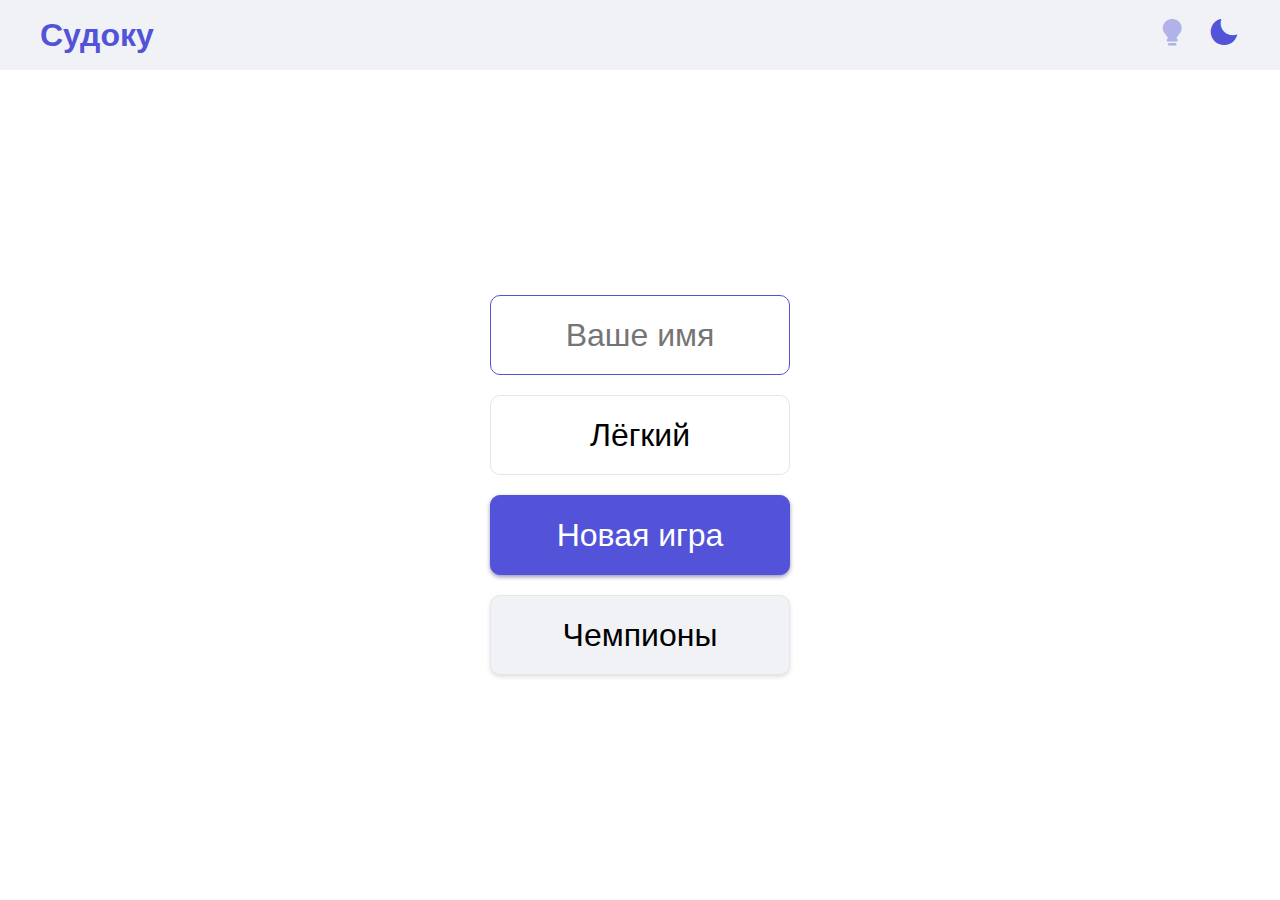
<file: Sudoku/index.html>
<!DOCTYPE html>
<html lang="ru">
<head>
	<meta charset="UTF-8">
	<meta name="viewport" content="width=device-width, initial-scale=1.0">
	<!-- Mobile status bar color -->
	<meta name="theme-color" content="#fff" charset="utf-8">
	<title>Sudoku</title>
	<link rel="shortcut icon" href="images/favicon.png" type="image/x-icon">
	<link rel="stylesheet" href="https://unpkg.com/boxicons@2.0.9/css/boxicons.min.css">
	<link rel="stylesheet" href="app.css">
</head>
<body>
	<!-- top nav -->
	<nav>
		<div class="nav-container">
			<a href="#" class="nav-logo">Судоку</a>
			<div class="config-panel">
				<div class="hint-toggle" id="hint-toggle" title="Подсказки включены">
					<i class='bx bxs-bulb'></i>
				</div>
				<div class="dark-mode-toggle" id="dark-mode-toggle">
					<i class="bx bxs-sun" title="Светлый режим"></i>
					<i class="bx bxs-moon"title="Тёмный режим"></i>
				</div>
			</div>
		</div>
	</nav>
	<!-- end top nav -->

	<!-- main -->
	<div class="main">
		<div class="screen">
			<!-- start screen -->
			<div class="start-screen active" id="start-screen">
				<input type="text" placeholder="Ваше имя" maxlength="15" class="input-name" id="input-name">
				<div class="btn" id="btn-level">Лёгкий</div>
				<div class="btn" id="btn-continue">Продолжить</div>
				<div class="btn btn-blue" id="btn-play">Новая игра</div>
				<div class="btn" id="btn-champions">Чемпионы</div>
			</div>
			<!-- start screen -->

			<!-- game screen -->
			<div class="main-game" id="game-screen">
				<div class="main-sudoku-grid">
					<!-- 81 cells -->
					<div class="main-grid-cell"></div>
					<div class="main-grid-cell"></div>
					<div class="main-grid-cell"></div>
					<div class="main-grid-cell"></div>
					<div class="main-grid-cell"></div>
					<div class="main-grid-cell"></div>
					<div class="main-grid-cell"></div>
					<div class="main-grid-cell"></div>
					<div class="main-grid-cell"></div>
					<div class="main-grid-cell"></div>
					<div class="main-grid-cell"></div>
					<div class="main-grid-cell"></div>
					<div class="main-grid-cell"></div>
					<div class="main-grid-cell"></div>
					<div class="main-grid-cell"></div>
					<div class="main-grid-cell"></div>
					<div class="main-grid-cell"></div>
					<div class="main-grid-cell"></div>
					<div class="main-grid-cell"></div>
					<div class="main-grid-cell"></div>
					<div class="main-grid-cell"></div>
					<div class="main-grid-cell"></div>
					<div class="main-grid-cell"></div>
					<div class="main-grid-cell"></div>
					<div class="main-grid-cell"></div>
					<div class="main-grid-cell"></div>
					<div class="main-grid-cell"></div>
					<div class="main-grid-cell"></div>
					<div class="main-grid-cell"></div>
					<div class="main-grid-cell"></div>
					<div class="main-grid-cell"></div>
					<div class="main-grid-cell"></div>
					<div class="main-grid-cell"></div>
					<div class="main-grid-cell"></div>
					<div class="main-grid-cell"></div>
					<div class="main-grid-cell"></div>
					<div class="main-grid-cell"></div>
					<div class="main-grid-cell"></div>
					<div class="main-grid-cell"></div>
					<div class="main-grid-cell"></div>
					<div class="main-grid-cell"></div>
					<div class="main-grid-cell"></div>
					<div class="main-grid-cell"></div>
					<div class="main-grid-cell"></div>
					<div class="main-grid-cell"></div>
					<div class="main-grid-cell"></div>
					<div class="main-grid-cell"></div>
					<div class="main-grid-cell"></div>
					<div class="main-grid-cell"></div>
					<div class="main-grid-cell"></div>
					<div class="main-grid-cell"></div>
					<div class="main-grid-cell"></div>
					<div class="main-grid-cell"></div>
					<div class="main-grid-cell"></div>
					<div class="main-grid-cell"></div>
					<div class="main-grid-cell"></div>
					<div class="main-grid-cell"></div>
					<div class="main-grid-cell"></div>
					<div class="main-grid-cell"></div>
					<div class="main-grid-cell"></div>
					<div class="main-grid-cell"></div>
					<div class="main-grid-cell"></div>
					<div class="main-grid-cell"></div>
					<div class="main-grid-cell"></div>
					<div class="main-grid-cell"></div>
					<div class="main-grid-cell"></div>
					<div class="main-grid-cell"></div>
					<div class="main-grid-cell"></div>
					<div class="main-grid-cell"></div>
					<div class="main-grid-cell"></div>
					<div class="main-grid-cell"></div>
					<div class="main-grid-cell"></div>
					<div class="main-grid-cell"></div>
					<div class="main-grid-cell"></div>
					<div class="main-grid-cell"></div>
					<div class="main-grid-cell"></div>
					<div class="main-grid-cell"></div>
					<div class="main-grid-cell"></div>
					<div class="main-grid-cell"></div>
					<div class="main-grid-cell"></div>
					<div class="main-grid-cell"></div>
				</div>

				<div class="main-game-info">
					<div class="main-game-info-box main-game-info-name">
						<span id="player-name">Имя</span>
					</div>
					<div class="main-game-info-box main-game-info-level">
						<span id="game-level">Уровень</span>
					</div>
					<div class="main-game-info-box main-game-info-time">
						<span id="game-time">00:00:00</span>
						<div class="btn btn-pause btn-blue" id="btn-pause">
							<i class="bx bx-pause"></i>
						</div>
					</div>
				</div>

				<div class="numbers">
					<div class="number">1</div>
					<div class="number">2</div>
					<div class="number">3</div>
					<div class="number">4</div>
					<div class="number">5</div>
					<div class="number">6</div>
					<div class="number">7</div>
					<div class="number">8</div>
					<div class="number">9</div>
					<div class="btn delete" id="btn-delete">X</div>
				</div>
			</div>
			<!-- end game screen -->

			<!-- pause screen -->
			<div class="pause-screen" id="pause-screen">
				<div class="btn btn-blue" id="btn-resume">Продолжить</div>
				<div class="btn" id="btn-restart">Начать с начала</div>
				<div class="btn" id="btn-end">Завершить</div>
			</div>
			<!-- end pause screen -->

			<!-- result screen -->
			<div class="result-screen" id="result-screen">
				<p id="result-text">Вы победили!</p>
				<p id="result-time">00:00:00</p>
				<p id="player-best-time"></p>
				<p id="champion-best-time"></p>
				<div class="btn" id="btn-champions2">Таблица чемпионов</div>
				<div class="btn btn-blue" id="btn-exit">Выход</div>
			</div>
			<!-- end result screen -->

			<!-- champions screen -->
			<div class="champions-screen" id="champions-screen">
				<h2 id="result-text">Таблица чемпионов</h2>
				<table id="champions-table">
					<thead>
						<tr>
							<th>№</th>
							<th>Имя игрока</th>
							<th>Лучшее время</th>
							<th>Дата игры</th>
						</tr>
					</thead>
					<tbody></tbody>
				</table>
				<div class="btn btn-blue" id="btn-close">Закрыть</div>
			</div>
			<!-- end champions screen -->
		</div>
	</div>

	<div class="popup" id="delete-game">
		<div class="popup-content">
			<p>Вы хотите завершить текущую игру?</p>
			<div class="row">
				<div class="btn" id="btn-yes">Да</div>
				<div class="btn btn-blue" id="btn-no">Нет</div>
			</div>
		</div>
	</div>

	<!-- end main -->

	<script src="js/constant.js"></script>
	<script src="js/sudoku.js"></script>
	<script src="js/app.js"></script>
</html>
</file>
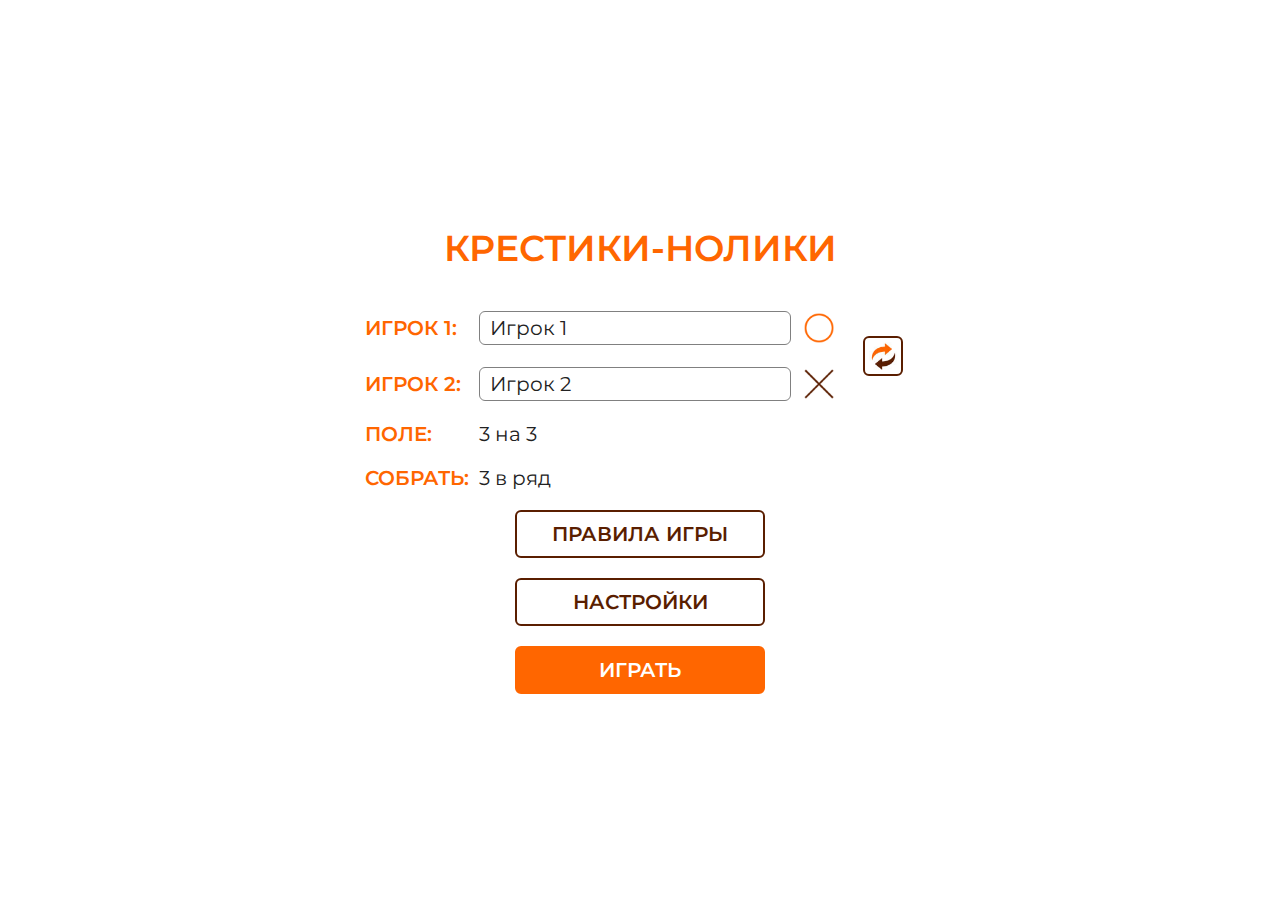
<file: TicTacToe/index.html>
<!DOCTYPE html>
<html lang="en">
<head>
	<meta charset="UTF-8">
	<meta name="viewport" content="width=device-width, initial-scale=1.0">
	<link rel="stylesheet" href="style.css">
	<title>Крестики-нолики</title>
</head>
<body>
	<div class="work-space">
		<div class="screen start-screen active" id="start_screen">
			<h1>Крестики-нолики</h1>
			<div class="players">
				<label for="player1">Игрок 1:</label>
				<input type="text" id="player1" value="Игрок 1">
				<div class="player-icon"></div>
				<button class="btn btn-icon icon-swap" id="btn_icon_swap"></button>
				<label for="player2">Игрок 2:</label>
				<input type="text" id="player2" value="Игрок 2">
				<div class="player-icon"></div>
				<h4>Поле:</h4>
				<p class="field-size"><span id="size_w">3</span> на <span id="size_h">3</span></p><p></p><p></p>
				<h4>Собрать:</h4>
				<p class="field-size"><span id="count_in_row">3</span> в ряд</p><p></p><p></p>
			</div>
			<button class="btn" id="btn_instruction">Правила игры</button>
			<button class="btn" id="btn_config">Настройки</button>
			<button class="btn btn-color" id="btn_start">Играть</button>
		</div>
		<dialog id="config" class="modal">
			<h2>Настройки</h2>
			<dialog class="modal" id="config_icons_list" style="--color1:#222222; position-anchor:--icons-list1;position:absolute;top:anchor(bottom); left:anchor(left);">
				<form method="dialog">
					<!--
					<button value="images/circle.png" class="player-icon" style="--icon1: url(images/circle.png"></button>
					<button value="images/cross.png)" class="player-icon" style="--icon1: url(images/cross.png)"></button>
					<button value="images/circle_fill.png" class="player-icon" style="--icon1: url(images/circle_fill.png)"></button>
					-->
				</form>
			</dialog>
			<div class="config-item">
				<label for="config_color1" id="config_player1">Игрок 1:</label>
				<input type="color" id="config_color1" list="config_color1_list">
				<datalist id="config_color1_list">
				    <option value="#ff6600">
				    <option value="#5a1e00">
				    <option value="#222222">
				</datalist>
				<button style="anchor-name: --icons-list1;" id="btn_config_player1_icon" class="btn btn-icon">
					<div class="player-icon"></div>
				</button>
			</div>
			<div class="config-item">
				<label for="config_color2" id="config_player2">Игрок 2:</label>
				<input type="color" id="config_color2" list="config_color2_list" value="#ff6600">
				<datalist id="config_color2_list">
				    <option value="#ff6600">
				    <option value="#5a1e00">
				    <option value="#222222">
				</datalist>
				<button style="anchor-name: --icons-list2;" id="btn_config_player2_icon"class="btn btn-icon">
					<div class="player-icon"></div>
				</button>
			</div>
			<div class="config-item">
				<label for="config_size_w">Ширина поля:</label>
				<input type="number" id="config_size_w" value="3" min="3">
			</div>
			<div class="config-item">
				<label for="config_size_h">Длина поля:</label>
				<input type="number" id="config_size_h" value="3" min="3">
			</div>
			<div class="config-item">
				<label for="config_count">Собрать в ряд:</label>
				<input type="number" id="config_count" value="3" min="3">
			</div>
			<button class="btn" id="btn_default">Сбросить</button>
			<button class="btn btn-color" id="btn_apply">Применить</button>
			<button class="btn" id="btn_cancel">Отменить</button>
		</dialog>
		<dialog class="modal" id="instruction">
			<p>В первой игре начинает ходить Игрок 1.</p>
			<p>Каждую игру право первого хода переходит к сопернику.</p>
			<p>Ничья не меняет счёт.</p>
			<button class="btn btn-color" id="btn_instruction_close">Всё понятно</button>
		</dialog>
		<div class="screen game-screen" id="game_screen">
			<div class="title-block">
				<h1 id="game_name">Классические крестики-нолики</h1>
				<div class="title-players">
					<h2 id="player_name1">Игрок 1</h2>
					<!--button class="btn btn-icon icon-swap" id="btn_name_swap"></button-->
					<h3 class="score"><span id="score1">0</span> : <span id="score2">0</span></h3>
					<h2 id="player_name2">Игрок 2</h2>
				</div>
				<div style='display:flex;align-items: center;justify-content: center;'><h3 id="game_number">Игра 1:</h3><p id="game_text"></p></div>
			</div>
			<div class="main-block">
				<div class="crosses">
					<div class="icon-box" id="player1_box">
						<div draggable="true" class="player-icon" ondragstart="drag(event);"></div>
					</div>
					<p class="step" hidden id="player1_step"></p>
				</div>
				<div class="game-field">
				</div>
				<div class="circles">
					<div class="icon-box" id="player2_box">
						<div draggable="true" class="player-icon" ondragstart="drag(event);"></div>
					</div>
					<p class="step" hidden id="player2_step"></p>
				</div>
				<dialog id="game_result">
					<button class="btn" id="btn_new_game">Новая игра</button>
				</dialog>
			</div>
			<div class="footer-block">
				<button class="btn" id="btn_draw">Ничья</button>
				<button class="btn" id="btn_restart">Сбросить счёт</button>
				<button class="btn btn-color" id="btn_exit">Выйти</button>
			</div>
		</div>
	</div>
	<script type="text/javascript" src="config.js"></script>
	<script type="text/javascript" src="main.js"></script>
</body>
</html>
</file>
<file: Sudoku/app.css>
:root {
	--bg-main:#f0f2f5;
	--bg-body:#fff;
	--color-txt:#000;
	--filled-color: #000;
	--filled-bg: #dde3ff;
	--invalid: #ffdde1;

	--border-color: #e6e6e6;
	--shadow-btn: #00000020;
	--shadow-blue:#08084f6b;
	--shadow-btn-hover: #00000018;
	--shadow-blue-hover:#08084f48;

	--white: #fff;
	--blue:#5353d9;
	--red: #ee2f77;
	--black: #000;

	--nav-size: 70px;
	--sudoku-cell-size: 40px;

	--border-radius: 10px;

	--space-y: 20px;

	--gap: 5px;

	--font-size:1.2rem;
	--font-size-lg: 2rem;
	--font-size-xl: 3rem;

}


.dark {
	--bg-main:#2a2a38;
	--bg-body:#1a1a2e;
	--white:#b5b5df;
	--color-txt:#6a6a6a;
	--filled-color:#4f4f63;
	--filled-bg:#000;
	--invalid: #47272b;
	--border-color:#2a2a38;
	--shadow-blue:#2a2a38;
	--shadow-btn-hover:#00000055;
	--shadow-blue-hover:#00000055;

}

* {
	padding: 0;
	margin: 0;
	box-sizing: border-box;
	-webkit-tap-highlight-color: transparent;
}

body {
	font-family: Calibri, sans-serif;
	height: 100vh;
	background-color: var(--bg-body);
	overflow-x: hidden;
	user-select: none;
}

input {
	font-family: Calibri, sans-serif;
	border: 2px solid var(--bg-main);
	color: var(--color-txt);
}

input:hover, input:focus {
	border-color: var(--blue);
}

a {
	text-decoration: none;
	color: unset;
}

ul {
	list-style-type: none;
}

nav {
	background-color: var(--bg-main);
	color: var(--color-txt);
	position: fixed;
	top: 0;
	width: 100%;
	z-index: 99;
}

.nav-container {
	max-width: 1280px;
	margin: auto;
	display: flex;
	justify-content: space-between;
	align-items: center;
	padding: 0 40px;
	height: var(--nav-size);
}

.nav-logo {
	font-size: var(--font-size-lg);
	color: var(--blue);
	font-weight: 700;
}

.config-panel {
	display: flex;
    gap: 20px;
}

.hint-toggle {
	font-size: var(--font-size-lg);
    color: var(--blue);
    opacity: 40%;
    transition: opacity ease-in .2s;
    cursor: pointer;
}

.hint-on .hint-toggle {
	opacity: 100%;
}

.dark-mode-toggle {
	color: var(--blue);
	font-size: var(--font-size-lg);
	cursor: pointer;
}

.bxs-sun, .dark .bxs-moon {
	display: none;
}

.bxs-moon, .dark .bxs-sun {
	display: inline-block;
}

.main {
	height: 100vh;
	padding-top: var(--nav-size);
	display: grid;
	place-items: center;
}

.screen {
	position: relative;
	overflow: hidden;
	height: 100%;
	min-width: 400px;
}

.start-screen {
	position: absolute;
	top: 0;
	left: 0;
	width: 100%;
	height: 100%;
	transform: translateX(-100%);
	transition: transform .3s ease-in-out;
	display: flex;
	flex-direction: column;
	align-items: center;
	justify-content: center;
}

.start-screen.active {
	transform: translateX(0);
}

.start-screen > * + * {
	margin-top: 20px;
}

.input-name {
	height: 80px;
	width: 300px;
	border-radius: var(--border-radius);
	outline: 0;
	background-color: var(--white);
	padding: 20px;
	font-size: var(--font-size-lg);
	text-align: center;
	border: 1px solid var(--border-color);
	color: var(--blue);
}

.btn {
	height: 80px;
	width: 300px;
	background-color: var(--bg-main);
	color: var(--color-txt);
	border-radius: var(--border-radius);
	display: grid;
	place-items: center;
	transition: width 0.3s ease-in-out, box-shadow 0.2s ease-in-out, transform 0.2s ease-in-out;
	padding: 0 1rem;
	overflow: hidden;
	font-size: var(--font-size-lg);
	cursor: pointer;
	border: 1px solid var(--border-color);
	box-shadow: 0 2px 4px var(--shadow-btn);
}

.btn:hover {
	box-shadow: 0 4px 8px 2px var(--shadow-btn-hover);
	transform: translateY(-2px);
}

#btn-level {
	background-color: var(--white);
	box-shadow: none;
}

#btn-level:hover {
	/*box-shadow: inset 0 2px 4px #00000020;*/
	border-color: var(--blue);
	transform: none;
}

.btn-blue {
	background-color: var(--blue);
	color: var(--white);
	box-shadow: 0 2px 4px var(--shadow-blue);
    border: 1px solid var(--blue);
}

.btn-blue i {
	color: var(--white);
}

.btn-blue:hover {
	box-shadow: 0 4px 8px 2px var(--shadow-blue-hover);
}

.input-err {
	border-color: var(--red);
	animation: bounce 0.5s cubic-bezier(0.175, 0.885, 0.32, 1.275);
}

@keyframes bounce {
	0% {
		transform: translateX(0px);
	}
	25% {
		transform: translateX(20px);
	}
	50% {
		transform: translateX(-20px);
	}
	100% {
		transform: translateX(0px);
	}
}

.main-game {
	display: flex;
	height: 100%;
	flex-direction: column;
	justify-content: space-between;
	padding: 30px 0;
	transform: translateX(100%);
	transition: transform .3s ease-in-out;
}

.main-game.active {
	transform: translateX(0);
}

.main-sudoku-grid {
	display: grid;
	gap: var(--gap);
	grid-template-columns: repeat(9, auto);
}

.main-grid-cell {
	height: var(--sudoku-cell-size);
	width: var(--sudoku-cell-size);
	border-radius: var(--border-radius);
	background-color: var(--bg-main);
	color: var(--blue);
	font-size: var(--font-size);
	display: grid;
	place-items: center;
	cursor: pointer;
}

.main-grid-cell.filled {
	background-color: var(--filled-bg);
	color: var(--filled-color);
}

.main-grid-cell.selected {
	background-color: var(--blue);
	color: var(--white);
}

.hint-on .main-grid-cell:not(.filled):hover {
	border: 2px solid var(--blue);
}

.hint-on .main-grid-cell.hover {
	border:3px solid var(--blue);
}

.dark.hint-on .main-grid-cell.hover {
	border: 1px solid var(--blue);
}

.hint-on .main-grid-cell.err {
	background-color: var(--red);
	color: var(--white);
}

.hint-on .main-grid-cell.zoom-in {
	animation: zoom-in .5s cubic-bezier(0.175, 0.885, 0.32, 1.275);
}

.main-game-info{
	margin-top: var(--space-y);
	margin-bottom: 10px;
	display: grid;
	grid-template-columns: 1fr 1fr;
	gap: 10px;
}

.main-game-info-box {
	height: 45px;
	background-color: var(--bg-main);
	color: var(--color-txt);
	border-radius: var(--border-radius);
	display: grid;
	place-items: center;
	padding: 0 20px;
	font-size: var(--font-size);
}

.main-game-info-time {
	grid-column: span 2;
	position: relative;
}

.btn-pause {
	position: absolute;
	right: 10px;
	height: 30px;
	width: 30px;
	border-radius: var(--border-radius);
	font-size: var(--font-size);
	display: grid;
	place-items: center;
	cursor: pointer;
	padding: 0;
}

.numbers {
	margin-top: var(--space-y);
	display: grid;
	grid-template-columns: repeat(5, 1fr);
	gap: 5px;
}

.number, .delete {
	height: var(--sudoku-cell-size);
	border-radius: var(--border-radius);
	background-color: var(--bg-main);
	color: var(--color-txt);
	display: grid;
	place-items: center;
	font-size: var(--font-size);
	cursor: pointer;
	border: 1px solid var(--bg-main);
}

.number:hover {
	border-color: var(--blue);
}

.delete {
	background-color: var(--red);
	color: var(--white);
	width: auto;
	border-color: var(--red);
}

.pause-screen, .result-screen, .champions-screen {
	position: absolute;
	top: 0;
	left: 0;
	width: 100%;
	height: 100%;
	background-color: var(--bg-body);
	align-items: center;
	justify-content: center;
	flex-direction: column;
	display: none;
	row-gap: 20px;
}

.pause-screen.active, .result-screen.active, .champions-screen.active {
	display: flex;
}

.pause-screen.active .btn, .result-screen.active .btn {
	animation: zoom-in .5s cubic-bezier(0.175, 0.885, 0.32, 1.275);
}

.popup {
	display: none;
	position: absolute;
	top:0;
	left:0;
	justify-content: center;
	align-items: center;
	background-color: #5353d9c7;
	width: 100%;
	height: 100%;

}
.popup.show {
	display: flex;

}

.popup-content {
	width: 360px;
    height: 150px;
    background-color: var(--white);
    border: 1px solid var(--bg-main);
    border-radius: var(--border-radius);
    text-align: center;
    padding: 30px 20px;
    color: var(--color-txt);
}

.dark .popup-content {
	background-color: var(--bg-body);
    border-color: var(--bg-body);
}

.popup.show .popup-content {
	animation: zoom-in .5s cubic-bezier(0.175, 0.885, 0.32, 1.275);
}

.popup-content .btn {
	height: 40px;
	width: auto;
	font-size: var(--font-size);
}

.row {
	display: flex;
	justify-content: center;
	gap: 20px;
	margin-top: 20px;
	margin-bottom: 20px;
}

#result-text {
	font-size: var(--font-size-lg);
	color: var(--blue);
}

@keyframes zoom-in {
	0% {
		transform: scale(3);
	}
	100% {
		transform: scale(1);
	}
}

.hint-on .cell-err {
	animation: zoom-out-shake .3s cubic-bezier(0.175, 0.885, 0.32, 1.275);
}

.hint-on .cell-invalid {
	background-color: var(--invalid);
	color: var(--red);
}

@keyframes zoom-out-shake {
	0% {
		transform: scale(1.5);
	}
	25% {
		transform: scale(1.5) rotate(20deg);
	}
	50% {
		transform: scale(1.5) rotate(-20deg);
	}
	100% {
		transform: scale(1);
	}
}

table {
	width: 100%;
    text-align: center;
    border-collapse: collapse;
    color: var(--color-txt);
}

th,td {
    padding: 0.3rem 0.5rem;
    border: 1px solid var(--filled-bg);
}


thead th {
    background-color: var(--filled-bg);
}


tbody th {
    color: var(--blue);
    text-align: left;
}


tr > th:nth-child(2), tr > td:nth-child(2) {
    text-align: left;
}

tr:hover {
    background-color: var(--bg-main);
}
</file>
<file: TicTacToe/style.css>
@import url('https://fonts.googleapis.com/css?family=Montserrat:400,600,800&display=swap');

/* Variables */
:root {
 --font-size: 20px;
 --border-radius: 6px;

 --main-color: #ff6600;
 --add-color: #5a1e00;
 --text-color: #222;
 --border-color: #808080;

 --icon1: url(images/circle.png);
 --icon2: url(images/cross.png);
 --color1: var(--main-color);
 --color2: var(--add-color);

}

* {
	margin: 0;
	padding:0;
	box-sizing: border-box;
	font-family: 'Montserrat', sans-serif;
	color: var(--text-color);
	font-weight: 400;
	font-size: var(--font-size);
}

body {
	height: 100vh;
	width: 100vw;
	overflow: hidden;
}

input{
	border-radius: var(--border-radius);
	border: 1px solid var(--text-color);
	padding: 0.2rem 0.5rem;
	border-color: var(--border-color);
}

input[type=number]{
	width: 3rem;
	padding-right: 0px;
}

input[type=color]{
	width: 3.2rem;
	height: 1.8rem;
	padding: 0;
	background-color: #fff;
	cursor: pointer;
	appearance: none;
	background-image: url(images/chevron-down.svg);
	background-repeat: no-repeat;
	background-position: 2rem center;
	background-size: 0.6rem;
}


input[type=color]::-webkit-color-swatch {
  border: none;
  border-radius: 4px;
}

label, h1, h2, h3, h4 {
	font-weight: 600;
	align-self: center;
	color: var(--main-color);
	text-transform: uppercase;
}

.btn {
	border: 2px solid var(--add-color);
	border-radius: var(--border-radius);
	color: var(--add-color);
	padding: 0.5rem 0;
	text-align: center;
	background-color: #fff;
	text-transform: uppercase;
	width: 250px;
	font-weight: 600;
	cursor: pointer;
}

.btn-color {
	background-color: var(--main-color);
	border-color: var(--main-color);
	color: #fff;
}

.btn-icon {
	width: 2rem;
	aspect-ratio: 1;
	background-size: 80%;
	background-repeat: no-repeat;
	background-position: center;
}

h1 {
	font-size: 1.8rem;
	margin: 1rem 0;
}

h2 {
	font-size: 1.4rem;
	margin: 0.8rem;
}

h3 {
	font-size: 1.2rem;
	margin: 0.5rem;
}

.switcher {
	appearance: none;
	width: 3rem;
	height: 1.8rem;
	position: relative;
	border-radius: 0.9rem;
}

.switcher:after {
	content: "";
	box-sizing: border-box;
	position: absolute;
	top: 0;
	left: 0;
	width: 1.7rem;
	height: 1.7rem;
	border:0.2rem solid #fff;
	border-radius: 50%;
	background-color: var(--main-color);
	opacity: 0.3;
	transition: all 0.2s ease-in-out;
}

.switcher:checked:after {
	left: 1.2rem;
	opacity: 1;
}

.work-space {
	display: grid;
	place-items: center;
	position: relative;
	overflow: hidden;
	height: 100%;
}

.screen {
	position: absolute;
	overflow: hidden;
	height: 100%;
	width: clamp(400px,800px,90%);
	display: flex;
	flex-direction: column;
	padding: 1.5rem;
	gap: 1rem;
	align-items: center;
	justify-content: center;
	transition: transform 0.5s ease-in;
}

.start-screen {
	transform: translateX(-1000%);
}
.game-screen {
	transform: translateX(1000%);
}

.screen.active {
	transform: translateX(0px);
}

.players {
	display:grid;
	grid-template-columns: 2fr 6fr 1fr 1fr;
	row-gap: 1rem;
	column-gap: 0.5rem;
	align-items: center;
}

.player-icon {
	height: 1.8rem;
	aspect-ratio: 1;
	display: block;
	background-size: cover;
	background-repeat: no-repeat;
	background-color: var(--color1);
	background-image: var(--icon1);
}

*[id*=player1] + .player-icon, *[id*=player1]>.player-icon, .player-icon:is(.player1) {
	background-color: var(--color1);
	background-image: var(--icon1);
}

*[id*=player2] + .player-icon, *[id*=player2]>.player-icon, .player-icon:is(.player2) {
	background-color: var(--color2);
	background-image: var(--icon2);
}

.players > .icon-swap {
	grid-row: span 2;
}

.icon-swap {
	background-image: url(images/swap.jpg);
}

.modal {
	border: 1px solid var(--add-color);
	border-radius: var(--border-radius);
	text-align: center;
	padding: 0.5rem;
}

#config, #instruction {
	padding: 2rem;
	width: clamp(300px, 400px, 90%);
	place-self: center;
}

.modal::backdrop {
	background-color: #2c0f00;
	opacity: 0.9;
}

.modal > *:not(:last-child){
	margin-bottom: 1rem;
}

#config_icons_list > form > *:not(:last-child){
	margin-bottom: 0.2rem;
}

.title-block {
	width: 100%;
	text-align: center;
}

.config-item {
	display: flex;
	column-gap: 0.5rem;
	align-items: center;
}

.config-item > label {
	width:60%;
	text-align: left;
}

.btn-icon:has(.player-icon) {
	border-width: 1px;
	border-color: var(--border-color);
	padding: 0.1rem 0.2rem;
	width: 3.2rem;
	aspect-ratio: unset;
	background-image: url(images/chevron-down.svg);
	background-repeat: no-repeat;
	background-position: 2rem center;
	background-size: 0.6rem;
}

.btn-icon > .player-icon {
	height: 1.5rem;
}

button.player-icon {
	border:0;
	cursor: pointer;
}

.title-players {
	display: flex;
    width: 100%;
    justify-content: space-between;
    gap: 20%;
    align-items: center;
}

.score > span {
	font-size: inherit;
	font-weight: 900;
}

#score1 {
	color: var(--color1);
}
#score2 {
	color: var(--color2);
}

.main-block {
	display: flex;
    justify-content: space-between;
    width: 100%;
    align-items: center;
    flex-wrap: nowrap;
    gap: 1rem;
    position: relative;
    padding:1rem;
}

.main-block > div {
	flex-shrink: 1;
	flex-grow: 1;
	display: flex;
	flex-direction: column;
	gap: 1rem;
}

.circles {
	align-items: end;
}

.icon-box {
	border: 2px solid var(--add-color);
	width: clamp(3rem, 50%, 6rem);
	aspect-ratio: 1;
    border-radius: var(--border-radius);
    display: grid;
    place-items: center;
}

.main-block .game-field {
	gap:0;
}

.game-box {
	min-width: 2rem;
	aspect-ratio: 1;
	border: 1px solid var(--add-color);
	flex-grow: 1;
	overflow: hidden;
    flex-basis: 0%;
    display: grid;
    place-content: center;
    position: relative;
}

.game-row {
	display:flex;
	gap: 0;
	flex-wrap: nowrap;
	width: 100%;
}

.game-field>.game-row:first-child>.game-box:first-child {
border-radius: var(--border-radius) 0 0 0;
}

.game-field>.game-row:first-child>.game-box:last-child {
border-radius: 0 var(--border-radius) 0 0;
}

.game-field>.game-row:last-child>.game-box:first-child {
border-radius: 0 0 0 var(--border-radius);
}

.game-field>.game-row:last-child>.game-box:last-child {
border-radius: 0 0 var(--border-radius) 0;
}

.game-box.win-box:after {
	content:'';
	box-sizing: border-box;
	position: absolute;
	width: 20%;
    height: 4px;
    background-color: var(--add-color);
    left: calc(50% - 10%);
    top: calc(50% - 1px);
	transition: transform ease-in-out 0.4s;
	transition-delay: 0.2s;
}

.win-row .win-box:after {
	transform: scaleX(5);
}

.win-column .win-box:after {
	transform:  rotate(90deg) scaleX(5);
}

.win-diagonal .win-box:after {
	transform: rotate(45deg) scaleX(8);;
}

.win-slash .win-box:after {
	transform: rotate(-45deg) scaleX(8) ;
}

#game_result{
	position: absolute;
    width: 100%;
    height: 100%;
    background: #ffffff60;
    border: 0;
    text-align: center;
    border-radius: var(--border-radius);
    backdrop-filter: blur(2px);
    padding: 1rem;
    transition: all ease 200ms;
}    


.footer-block {
	display: flex;
	gap: 1rem;
}
</file>
